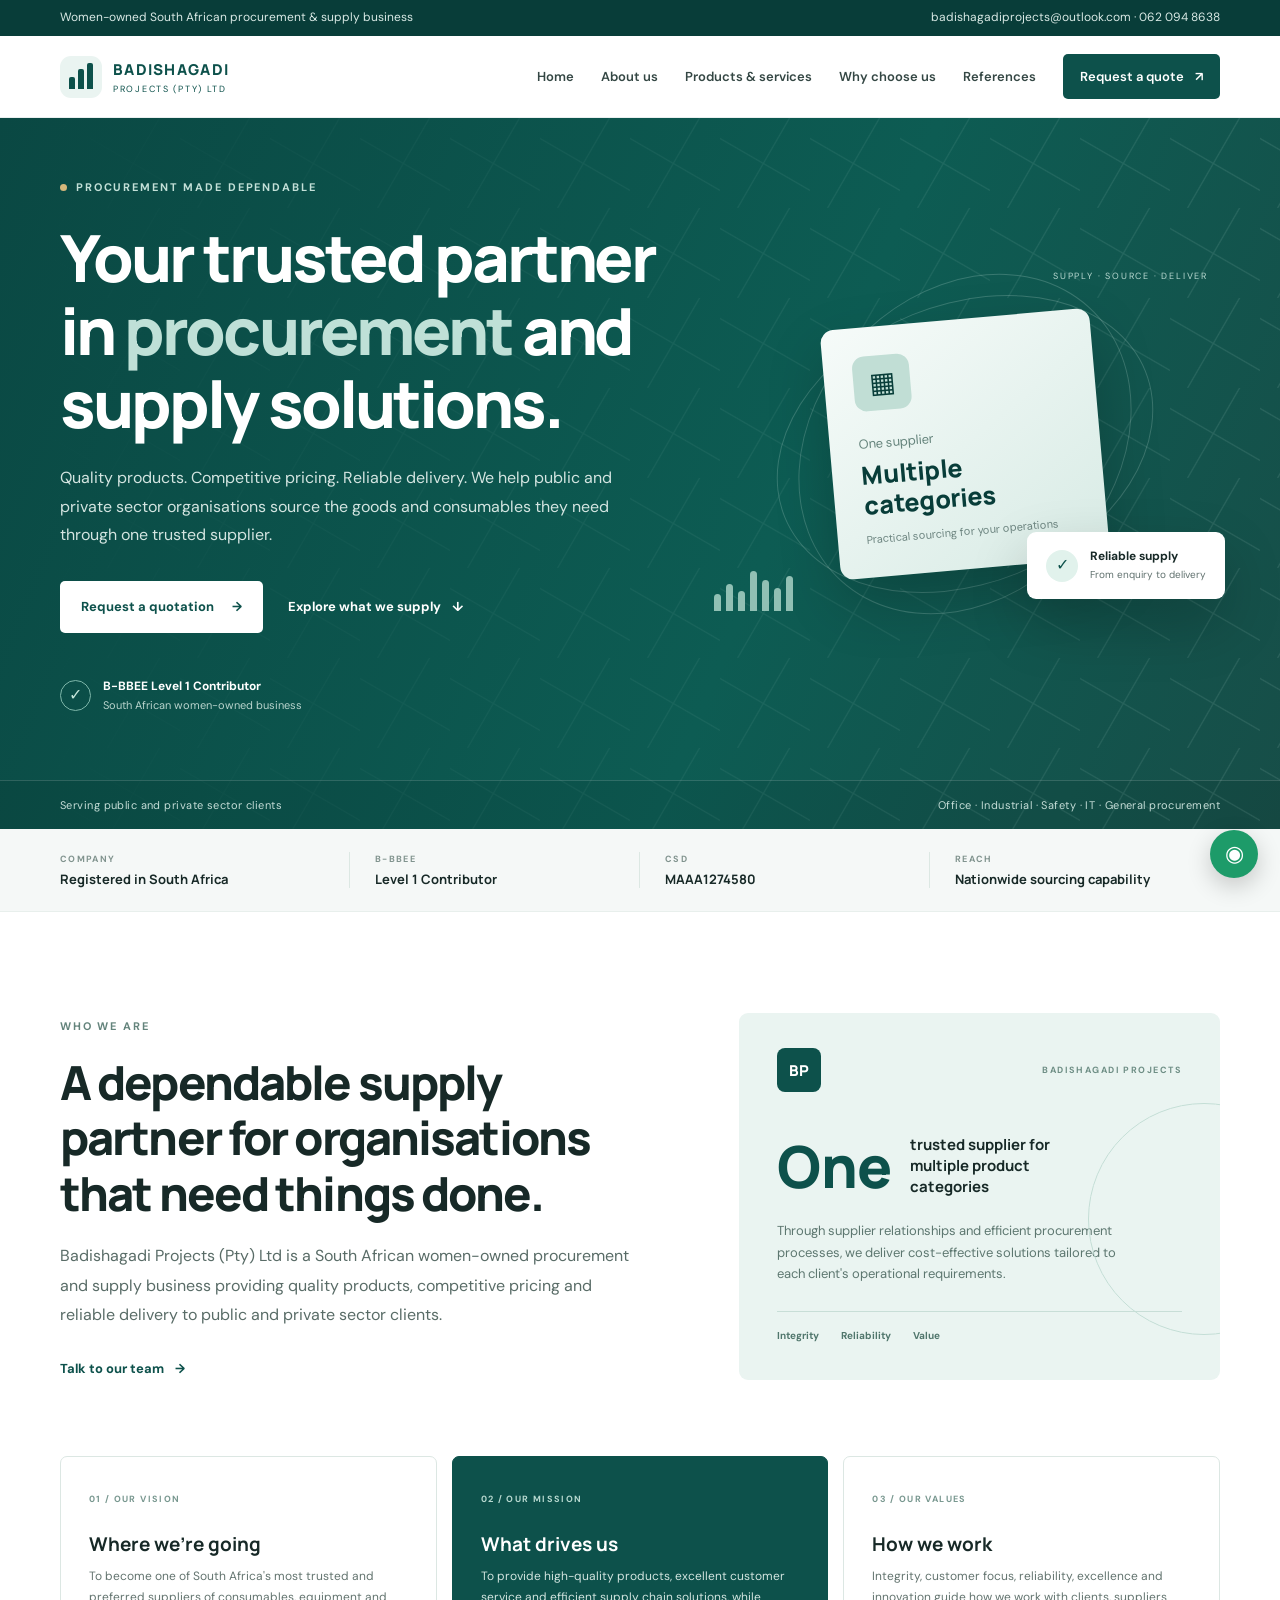
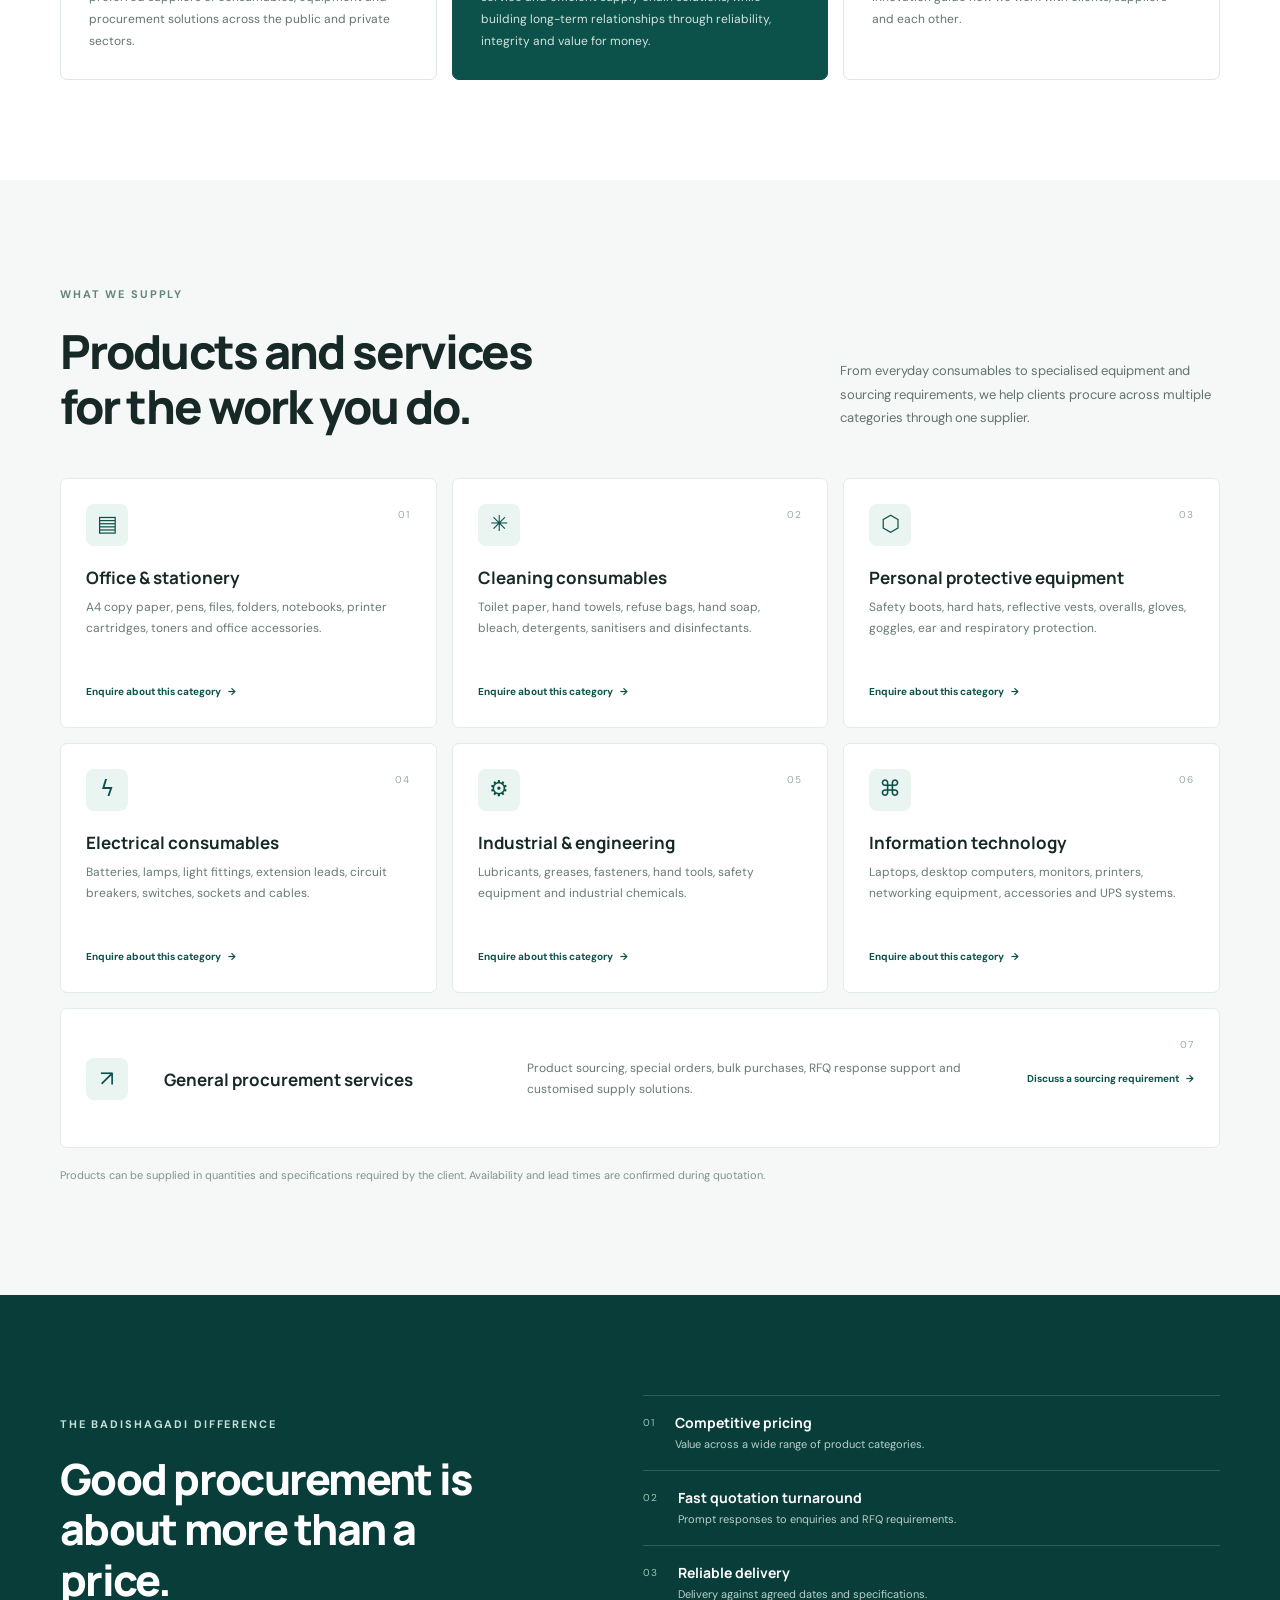
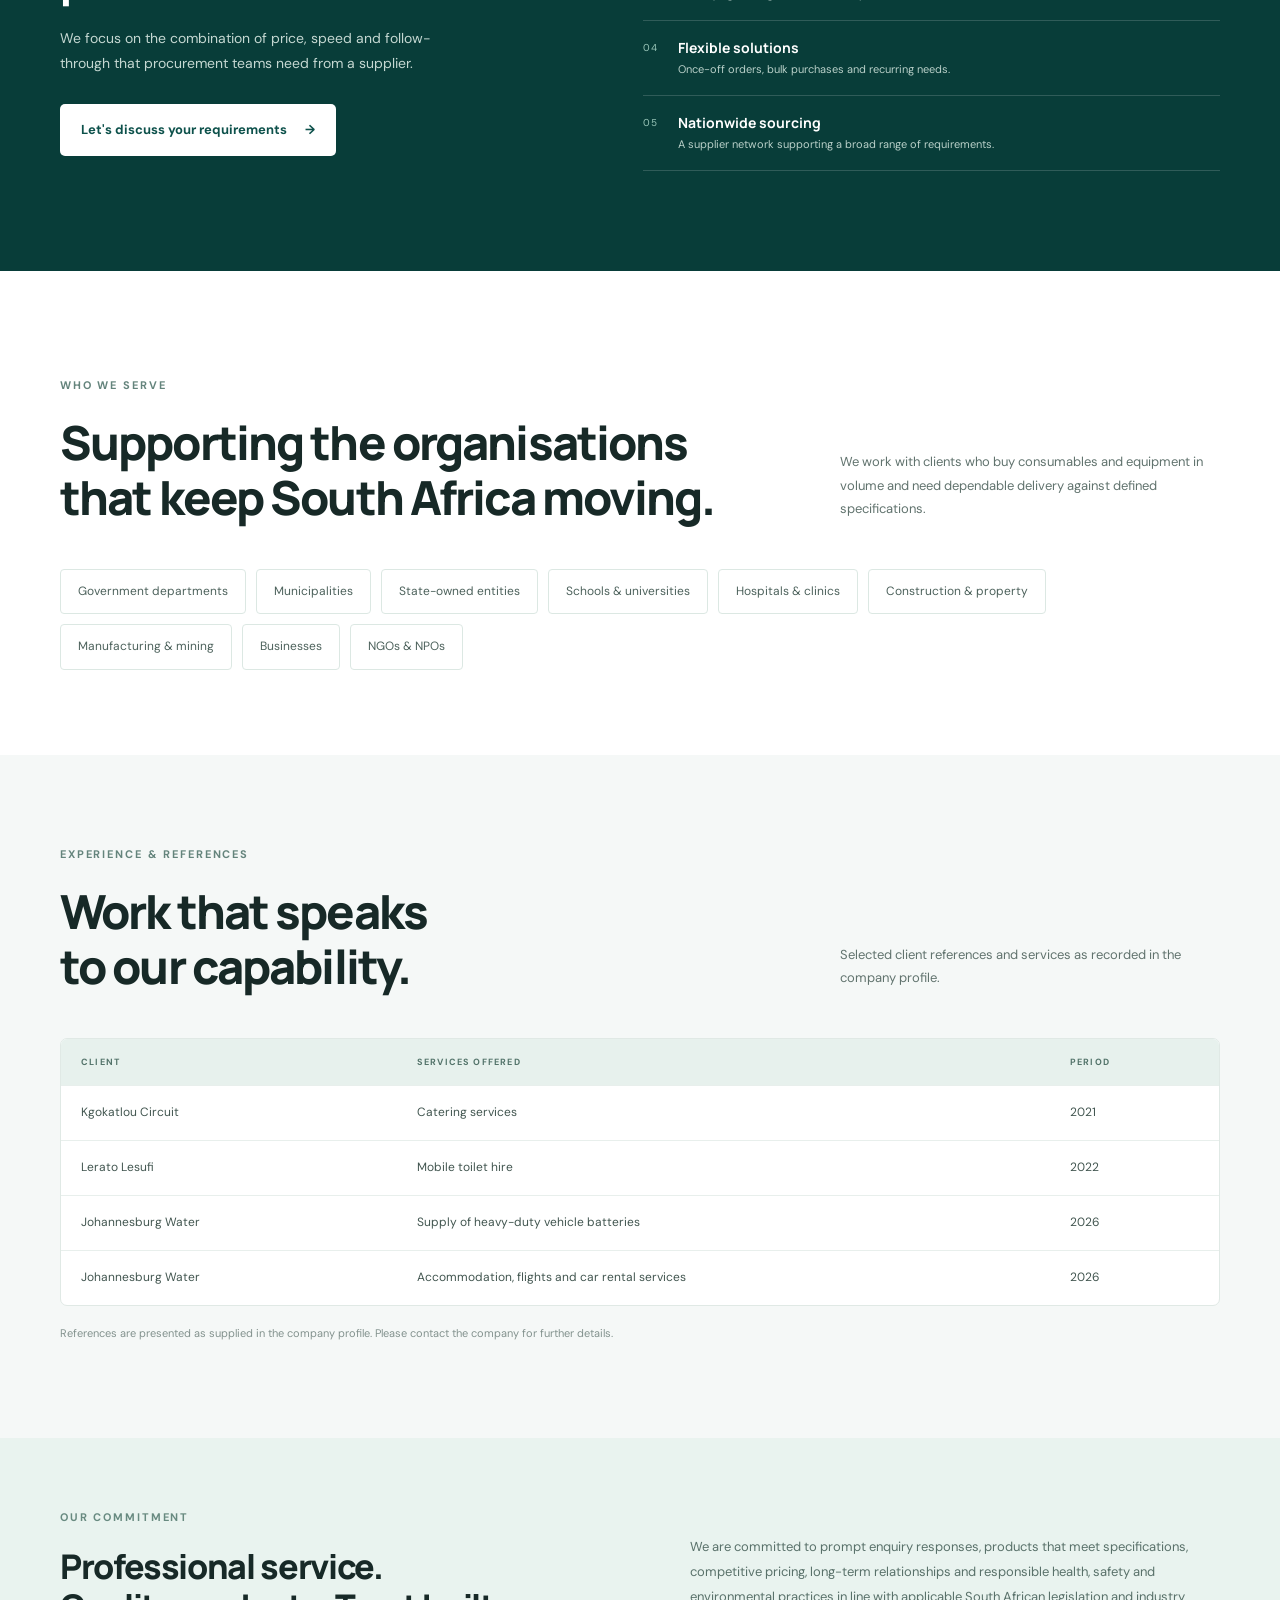
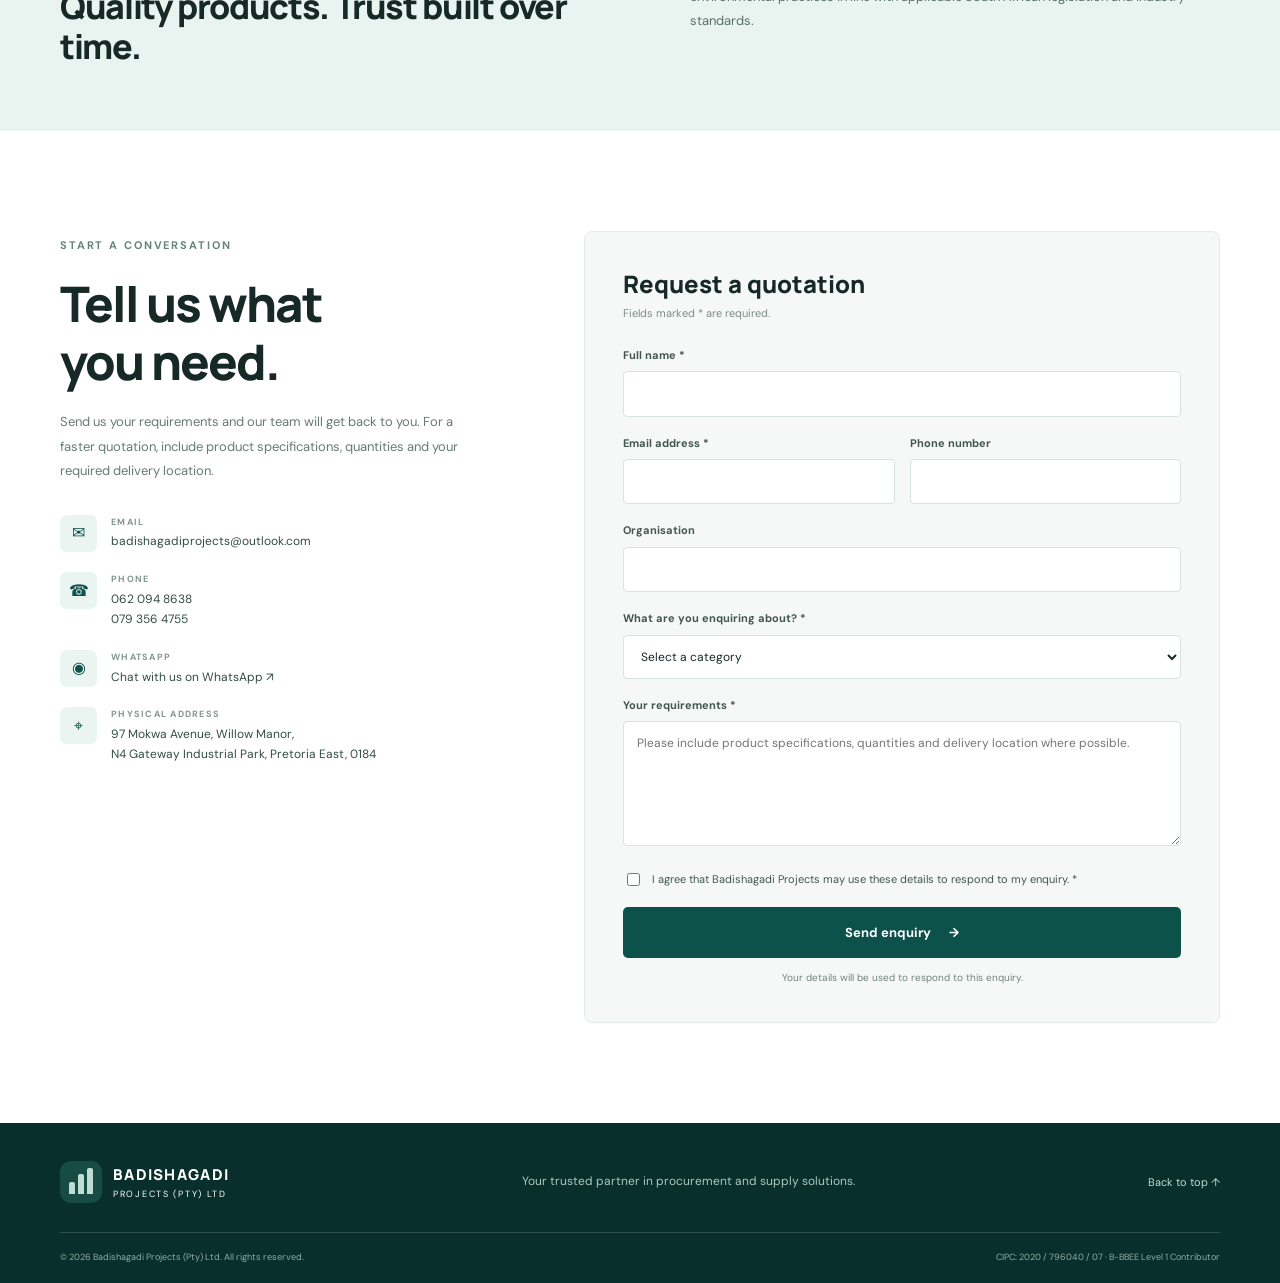
<file: index.html>
<!doctype html>
<html lang="en-ZA">
<head>
  <meta charset="utf-8">
  <meta name="viewport" content="width=device-width, initial-scale=1">
  <meta name="theme-color" content="#0d514b">
  <meta name="description" content="Badishagadi Projects (Pty) Ltd is a South African women-owned procurement and supply business providing quality products, competitive pricing and reliable delivery.">
  <meta property="og:title" content="Badishagadi Projects | Procurement & Supply">
  <meta property="og:description" content="Your trusted partner in procurement and supply solutions.">
  <meta property="og:type" content="website">
  <title>Badishagadi Projects | Procurement & Supply Solutions</title>
  <link rel="preconnect" href="https://fonts.googleapis.com">
  <link rel="preconnect" href="https://fonts.gstatic.com" crossorigin>
  <link href="https://fonts.googleapis.com/css2?family=DM+Sans:wght@400;500;600;700&family=Manrope:wght@400;500;600;700;800&display=swap" rel="stylesheet">
  <link rel="stylesheet" href="/styles.css">
  <script src="/script.js" defer></script>
</head>
<body>
  <a class="skip-link" href="#main">Skip to content</a>
  <div class="topbar">
    <div class="container topbar-inner">
      <span>Women-owned South African procurement & supply business</span>
      <span class="topbar-contact"><a href="mailto:badishagadiprojects@outlook.com">badishagadiprojects@outlook.com</a><span aria-hidden="true"> · </span><a href="tel:+27620948638">062 094 8638</a></span>
    </div>
  </div>
  <header class="site-header">
    <div class="container nav-wrap">
      <a class="brand" href="#home" aria-label="Badishagadi Projects home">
        <span class="brand-mark" aria-hidden="true"><span></span><span></span><span></span></span>
        <span class="brand-copy"><strong>BADISHAGADI</strong><small>PROJECTS (PTY) LTD</small></span>
      </a>
      <button class="menu-toggle" type="button" aria-label="Open navigation" aria-expanded="false" aria-controls="primary-nav"><span></span><span></span><span></span></button>
      <nav id="primary-nav" class="primary-nav" aria-label="Main navigation">
        <a href="#home">Home</a><a href="#about">About us</a><a href="#services">Products & services</a><a href="#why-us">Why choose us</a><a href="#references">References</a><a class="nav-cta" href="#contact">Request a quote <span aria-hidden="true">↗</span></a>
      </nav>
    </div>
  </header>

  <main id="main">
    <section class="hero" id="home">
      <div class="hero-pattern" aria-hidden="true"></div>
      <div class="container hero-grid">
        <div class="hero-copy">
          <div class="eyebrow"><span class="eyebrow-dot"></span> Procurement made dependable</div>
          <h1>Your trusted partner in <em>procurement</em> and supply solutions.</h1>
          <p class="hero-lead">Quality products. Competitive pricing. Reliable delivery. We help public and private sector organisations source the goods and consumables they need through one trusted supplier.</p>
          <div class="hero-actions"><a class="button button-light" href="#contact">Request a quotation <span aria-hidden="true">→</span></a><a class="text-link light-link" href="#services">Explore what we supply <span aria-hidden="true">↓</span></a></div>
          <div class="hero-proof"><span class="proof-icon">✓</span><span><strong>B-BBEE Level 1 Contributor</strong><small>South African women-owned business</small></span></div>
        </div>
        <div class="hero-visual" aria-label="Procurement and supply solutions">
          <div class="visual-orbit orbit-one"></div><div class="visual-orbit orbit-two"></div>
          <div class="visual-card card-main"><div class="visual-icon">▦</div><span>One supplier</span><strong>Multiple categories</strong><small>Practical sourcing for your operations</small></div>
          <div class="visual-card card-float"><span class="float-check">✓</span><span><strong>Reliable supply</strong><small>From enquiry to delivery</small></span></div>
          <div class="visual-tag">SUPPLY · SOURCE · DELIVER</div>
          <div class="visual-bars"><i></i><i></i><i></i><i></i><i></i><i></i><i></i></div>
        </div>
      </div>
      <div class="hero-bottom"><div class="container hero-bottom-inner"><span>Serving public and private sector clients</span><span>Office · Industrial · Safety · IT · General procurement</span></div></div>
    </section>

    <section class="trust-strip" aria-label="Company credentials">
      <div class="container trust-grid">
        <div><small>COMPANY</small><strong>Registered in South Africa</strong></div>
        <div><small>B-BBEE</small><strong>Level 1 Contributor</strong></div>
        <div><small>CSD</small><strong>MAAA1274580</strong></div>
        <div><small>REACH</small><strong>Nationwide sourcing capability</strong></div>
      </div>
    </section>

    <section class="section about-section" id="about">
      <div class="container two-col">
        <div class="section-intro"><span class="eyebrow dark-eyebrow">Who we are</span><h2>A dependable supply partner for organisations that need things done.</h2><p class="section-lead">Badishagadi Projects (Pty) Ltd is a South African women-owned procurement and supply business providing quality products, competitive pricing and reliable delivery to public and private sector clients.</p><a class="text-link" href="#contact">Talk to our team <span aria-hidden="true">→</span></a></div>
        <div class="about-panel"><div class="about-panel-top"><span class="panel-symbol">BP</span><span class="panel-label">BADISHAGADI PROJECTS</span></div><div class="about-stat"><strong>One</strong><span>trusted supplier for multiple product categories</span></div><p>Through supplier relationships and efficient procurement processes, we deliver cost-effective solutions tailored to each client's operational requirements.</p><div class="panel-line"></div><div class="panel-foot"><span>Integrity</span><span>Reliability</span><span>Value</span></div></div>
      </div>
      <div class="container purpose-grid">
        <article class="purpose-card"><span class="purpose-number">01 / OUR VISION</span><h3>Where we're going</h3><p>To become one of South Africa's most trusted and preferred suppliers of consumables, equipment and procurement solutions across the public and private sectors.</p></article>
        <article class="purpose-card purpose-featured"><span class="purpose-number">02 / OUR MISSION</span><h3>What drives us</h3><p>To provide high-quality products, excellent customer service and efficient supply chain solutions, while building long-term relationships through reliability, integrity and value for money.</p></article>
        <article class="purpose-card"><span class="purpose-number">03 / OUR VALUES</span><h3>How we work</h3><p>Integrity, customer focus, reliability, excellence and innovation guide how we work with clients, suppliers and each other.</p></article>
      </div>
    </section>

    <section class="section services-section" id="services">
      <div class="container">
        <div class="section-heading"><div><span class="eyebrow dark-eyebrow">What we supply</span><h2>Products and services<br>for the work you do.</h2></div><p>From everyday consumables to specialised equipment and sourcing requirements, we help clients procure across multiple categories through one supplier.</p></div>
        <div class="services-grid">
          <article class="service-card"><div class="service-icon">▤</div><span class="service-no">01</span><h3>Office & stationery</h3><p>A4 copy paper, pens, files, folders, notebooks, printer cartridges, toners and office accessories.</p><a href="#contact" data-service="Office and stationery supplies">Enquire about this category <span>→</span></a></article>
          <article class="service-card"><div class="service-icon">✳</div><span class="service-no">02</span><h3>Cleaning consumables</h3><p>Toilet paper, hand towels, refuse bags, hand soap, bleach, detergents, sanitisers and disinfectants.</p><a href="#contact" data-service="Cleaning consumables">Enquire about this category <span>→</span></a></article>
          <article class="service-card"><div class="service-icon">⬡</div><span class="service-no">03</span><h3>Personal protective equipment</h3><p>Safety boots, hard hats, reflective vests, overalls, gloves, goggles, ear and respiratory protection.</p><a href="#contact" data-service="Personal protective equipment">Enquire about this category <span>→</span></a></article>
          <article class="service-card"><div class="service-icon">ϟ</div><span class="service-no">04</span><h3>Electrical consumables</h3><p>Batteries, lamps, light fittings, extension leads, circuit breakers, switches, sockets and cables.</p><a href="#contact" data-service="Electrical consumables">Enquire about this category <span>→</span></a></article>
          <article class="service-card"><div class="service-icon">⚙</div><span class="service-no">05</span><h3>Industrial & engineering</h3><p>Lubricants, greases, fasteners, hand tools, safety equipment and industrial chemicals.</p><a href="#contact" data-service="Industrial and engineering consumables">Enquire about this category <span>→</span></a></article>
          <article class="service-card"><div class="service-icon">⌘</div><span class="service-no">06</span><h3>Information technology</h3><p>Laptops, desktop computers, monitors, printers, networking equipment, accessories and UPS systems.</p><a href="#contact" data-service="Information technology supplies">Enquire about this category <span>→</span></a></article>
          <article class="service-card service-card-wide"><div class="service-icon">↗</div><span class="service-no">07</span><h3>General procurement services</h3><p>Product sourcing, special orders, bulk purchases, RFQ response support and customised supply solutions.</p><a href="#contact" data-service="General procurement services">Discuss a sourcing requirement <span>→</span></a></article>
        </div>
        <p class="service-note">Products can be supplied in quantities and specifications required by the client. Availability and lead times are confirmed during quotation.</p>
      </div>
    </section>

    <section class="section why-section" id="why-us">
      <div class="container why-grid">
        <div><span class="eyebrow">The Badishagadi difference</span><h2>Good procurement is about more than a price.</h2><p>We focus on the combination of price, speed and follow-through that procurement teams need from a supplier.</p><a class="button button-light" href="#contact">Let's discuss your requirements <span>→</span></a></div>
        <div class="benefit-list">
          <div><span>01</span><p><strong>Competitive pricing</strong><small>Value across a wide range of product categories.</small></p></div>
          <div><span>02</span><p><strong>Fast quotation turnaround</strong><small>Prompt responses to enquiries and RFQ requirements.</small></p></div>
          <div><span>03</span><p><strong>Reliable delivery</strong><small>Delivery against agreed dates and specifications.</small></p></div>
          <div><span>04</span><p><strong>Flexible solutions</strong><small>Once-off orders, bulk purchases and recurring needs.</small></p></div>
          <div><span>05</span><p><strong>Nationwide sourcing</strong><small>A supplier network supporting a broad range of requirements.</small></p></div>
        </div>
      </div>
    </section>

    <section class="section markets-section">
      <div class="container"><div class="section-heading"><div><span class="eyebrow dark-eyebrow">Who we serve</span><h2>Supporting the organisations<br>that keep South Africa moving.</h2></div><p>We work with clients who buy consumables and equipment in volume and need dependable delivery against defined specifications.</p></div>
        <div class="market-tags"><span>Government departments</span><span>Municipalities</span><span>State-owned entities</span><span>Schools & universities</span><span>Hospitals & clinics</span><span>Construction & property</span><span>Manufacturing & mining</span><span>Businesses</span><span>NGOs & NPOs</span></div>
      </div>
    </section>

    <section class="section references-section" id="references">
      <div class="container"><div class="section-heading"><div><span class="eyebrow dark-eyebrow">Experience & references</span><h2>Work that speaks<br>to our capability.</h2></div><p>Selected client references and services as recorded in the company profile.</p></div>
        <div class="table-wrap"><table><thead><tr><th>Client</th><th>Services offered</th><th>Period</th></tr></thead><tbody><tr><td>Kgokatlou Circuit</td><td>Catering services</td><td>2021</td></tr><tr><td>Lerato Lesufi</td><td>Mobile toilet hire</td><td>2022</td></tr><tr><td>Johannesburg Water</td><td>Supply of heavy-duty vehicle batteries</td><td>2026</td></tr><tr><td>Johannesburg Water</td><td>Accommodation, flights and car rental services</td><td>2026</td></tr></tbody></table></div>
        <p class="reference-note">References are presented as supplied in the company profile. Please contact the company for further details.</p>
      </div>
    </section>

    <section class="commitment-band"><div class="container commitment-inner"><div><span class="eyebrow">Our commitment</span><h2>Professional service.<br>Quality products. Trust built over time.</h2></div><p>We are committed to prompt enquiry responses, products that meet specifications, competitive pricing, long-term relationships and responsible health, safety and environmental practices in line with applicable South African legislation and industry standards.</p></div></section>

    <section class="section contact-section" id="contact">
      <div class="container contact-grid">
        <div class="contact-copy"><span class="eyebrow dark-eyebrow">Start a conversation</span><h2>Tell us what<br>you need.</h2><p>Send us your requirements and our team will get back to you. For a faster quotation, include product specifications, quantities and your required delivery location.</p>
          <div class="contact-method"><span class="contact-icon">✉</span><div><small>EMAIL</small><a href="mailto:badishagadiprojects@outlook.com">badishagadiprojects@outlook.com</a></div></div>
          <div class="contact-method"><span class="contact-icon">☎</span><div><small>PHONE</small><a href="tel:+27620948638">062 094 8638</a><span class="secondary-number"><a href="tel:+27793564755">079 356 4755</a></span></div></div>
          <div class="contact-method"><span class="contact-icon">◉</span><div><small>WHATSAPP</small><a href="https://wa.me/27620948638" target="_blank" rel="noopener noreferrer">Chat with us on WhatsApp ↗</a></div></div>
          <div class="contact-method"><span class="contact-icon">⌖</span><div><small>PHYSICAL ADDRESS</small><span>97 Mokwa Avenue, Willow Manor,<br>N4 Gateway Industrial Park, Pretoria East, 0184</span></div></div>
        </div>
        <form class="contact-form" id="enquiry-form">
          <div class="form-heading"><h3>Request a quotation</h3><p>Fields marked * are required.</p></div>
          <label for="name">Full name *</label><input id="name" name="name" autocomplete="name" maxlength="100" required>
          <div class="form-row"><div><label for="email">Email address *</label><input id="email" name="email" type="email" autocomplete="email" maxlength="254" required></div><div><label for="phone">Phone number</label><input id="phone" name="phone" type="tel" autocomplete="tel" maxlength="30"></div></div>
          <label for="organisation">Organisation</label><input id="organisation" name="organisation" autocomplete="organization" maxlength="120">
          <label for="category">What are you enquiring about? *</label><select id="category" name="category" required><option value="">Select a category</option><option>Office and stationery supplies</option><option>Cleaning consumables</option><option>Personal protective equipment</option><option>Electrical consumables</option><option>Industrial and engineering consumables</option><option>Information technology supplies</option><option>General procurement services</option><option>Other / multiple categories</option></select>
          <label for="message">Your requirements *</label><textarea id="message" name="message" rows="5" maxlength="3000" placeholder="Please include product specifications, quantities and delivery location where possible." required></textarea>
          <div class="hp-field" aria-hidden="true"><label for="website">Leave this field empty</label><input id="website" name="website" tabindex="-1" autocomplete="off"></div>
          <label class="consent"><input type="checkbox" name="consent" value="yes" required><span>I agree that Badishagadi Projects may use these details to respond to my enquiry. *</span></label>
          <button class="button button-primary submit-button" type="submit">Send enquiry <span aria-hidden="true">→</span></button>
          <p class="form-status" id="form-status" role="status" aria-live="polite">Your details will be used to respond to this enquiry.</p>
        </form>
      </div>
    </section>
  </main>

  <footer class="site-footer"><div class="container footer-main"><a class="brand footer-brand" href="#home"><span class="brand-mark" aria-hidden="true"><span></span><span></span><span></span></span><span class="brand-copy"><strong>BADISHAGADI</strong><small>PROJECTS (PTY) LTD</small></span></a><p>Your trusted partner in procurement and supply solutions.</p><a href="#home" class="back-top">Back to top ↑</a></div><div class="container footer-bottom"><span>© <span id="year"></span> Badishagadi Projects (Pty) Ltd. All rights reserved.</span><span>CIPC: 2020 / 796040 / 07 · B-BBEE Level 1 Contributor</span></div></footer>
  <a class="floating-whatsapp" href="https://wa.me/27620948638" target="_blank" rel="noopener noreferrer" aria-label="Chat to Badishagadi Projects on WhatsApp">◉</a>
</body>
</html>
</file>
<file: styles.css>
:root{--green:#0d514b;--green-dark:#083d39;--mint:#b9d9d1;--mint-light:#eaf4f1;--ink:#172927;--muted:#60716e;--paper:#fff;--line:#dce7e3;--gold:#d5b77b;--shadow:0 22px 60px rgba(10,55,50,.12)}
*{box-sizing:border-box}html{scroll-behavior:smooth;scroll-padding-top:90px}body{margin:0;color:var(--ink);font-family:"DM Sans",Arial,sans-serif;line-height:1.65;background:#fff}a{color:inherit}button,input,select,textarea{font:inherit}.container{width:min(1160px,calc(100% - 48px));margin-inline:auto}.skip-link{position:absolute;left:-9999px;top:8px;background:#fff;padding:10px;z-index:100}.skip-link:focus{left:8px}.topbar{background:var(--green-dark);color:#d9e9e5;font-size:12px}.topbar-inner{min-height:36px;display:flex;align-items:center;justify-content:space-between;gap:16px}.topbar a{text-decoration:none}.topbar a:hover{text-decoration:underline}.site-header{height:82px;background:#fff;position:sticky;top:0;z-index:50;border-bottom:1px solid rgba(13,81,75,.09)}.nav-wrap{height:100%;display:flex;align-items:center;justify-content:space-between}.brand{display:inline-flex;align-items:center;gap:11px;text-decoration:none;color:var(--green)}.brand-mark{height:42px;width:42px;border-radius:11px;background:var(--mint-light);display:flex;align-items:end;justify-content:center;gap:3px;padding:9px}.brand-mark span{display:block;width:6px;border-radius:2px 2px 0 0;background:var(--green)}.brand-mark span:nth-child(1){height:12px}.brand-mark span:nth-child(2){height:20px}.brand-mark span:nth-child(3){height:26px}.brand-copy{display:grid;line-height:1.1;letter-spacing:.08em}.brand-copy strong{font:800 15px "Manrope",sans-serif}.brand-copy small{font-size:9px;letter-spacing:.19em;margin-top:5px}.primary-nav{display:flex;align-items:center;gap:27px;font-size:13px;font-weight:600}.primary-nav>a{text-decoration:none;color:#344744}.primary-nav>a:hover{color:var(--green)}.primary-nav .nav-cta{background:var(--green);color:white;padding:12px 17px;border-radius:5px}.nav-cta span{margin-left:8px}.menu-toggle{display:none;background:none;border:0;padding:8px}.menu-toggle span{display:block;width:23px;height:2px;background:var(--green);margin:5px}
.hero{position:relative;overflow:hidden;background:linear-gradient(112deg,#0a4843 0%,#0d5c53 60%,#174e48 100%);color:#fff}.hero-pattern{position:absolute;inset:0;opacity:.14;background-image:linear-gradient(30deg,transparent 48%,#b6d9d0 49%,transparent 50%),linear-gradient(120deg,transparent 48%,#b6d9d0 49%,transparent 50%);background-size:90px 90px;mask-image:linear-gradient(90deg,transparent,black)}.hero-grid{position:relative;display:grid;grid-template-columns:1.08fr .92fr;align-items:center;gap:50px;min-height:555px;padding-top:55px;padding-bottom:65px}.eyebrow{display:inline-flex;align-items:center;gap:9px;color:#c3e0d8;font-size:11px;font-weight:700;letter-spacing:.17em;text-transform:uppercase}.eyebrow-dot{width:7px;height:7px;background:var(--gold);border-radius:50%}.hero h1{font:800 clamp(42px,5.1vw,65px)/1.12 "Manrope",sans-serif;letter-spacing:-.045em;max-width:670px;margin:23px 0}.hero h1 em{font-style:normal;color:#bfe0d7}.hero-lead{color:#d4e5e1;font-size:16px;line-height:1.8;max-width:590px}.hero-actions{display:flex;align-items:center;gap:25px;margin-top:31px}.button{display:inline-flex;align-items:center;justify-content:center;gap:18px;border:0;border-radius:5px;padding:15px 21px;text-decoration:none;font-weight:700;font-size:13px;cursor:pointer;transition:transform .2s,background .2s}.button:hover{transform:translateY(-2px)}.button-light{background:#fff;color:var(--green)}.text-link{font-weight:700;color:var(--green);text-decoration:none;font-size:13px}.text-link span{margin-left:8px}.light-link{color:#fff}.hero-proof{display:flex;align-items:center;gap:12px;margin-top:44px}.proof-icon{height:31px;width:31px;border:1px solid #7db6a9;border-radius:50%;display:grid;place-items:center;color:#c6e7dc}.hero-proof span:last-child{display:grid}.hero-proof strong{font-size:12px}.hero-proof small{font-size:11px;color:#b9d4cd}.hero-visual{height:390px;position:relative;display:grid;place-items:center}.visual-orbit{position:absolute;border:1px solid rgba(194,226,216,.23);border-radius:50%;transform:rotate(-22deg)}.orbit-one{width:390px;height:280px}.orbit-two{width:300px;height:370px;transform:rotate(42deg)}.visual-card{position:absolute;box-shadow:0 25px 60px rgba(0,0,0,.2)}.card-main{width:270px;height:250px;background:linear-gradient(145deg,#f6fbf9,#d8ebe5);color:var(--green-dark);border-radius:13px;padding:29px;display:flex;flex-direction:column;justify-content:center;transform:rotate(-5deg)}.visual-icon{width:57px;height:57px;background:#c1ded5;border-radius:12px;display:grid;place-items:center;font-size:28px;margin-bottom:22px}.card-main>span{font-size:13px;color:#65847c}.card-main strong{font:800 25px/1.2 "Manrope",sans-serif;margin-top:5px}.card-main small{font-size:11px;color:#6d8580;margin-top:10px}.card-float{right:-5px;bottom:40px;display:flex;align-items:center;gap:12px;background:#fff;color:var(--ink);border-radius:9px;padding:15px 19px}.float-check{height:32px;width:32px;background:#e1f2ec;color:var(--green);display:grid;place-items:center;border-radius:50%}.card-float span:last-child{display:grid}.card-float strong{font-size:12px}.card-float small{font-size:10px;color:var(--muted)}.visual-tag{position:absolute;top:20px;right:12px;font-size:9px;letter-spacing:.2em;color:#b9d9d1}.visual-bars{position:absolute;left:5px;bottom:28px;display:flex;gap:5px;align-items:end;height:45px}.visual-bars i{width:7px;background:#91c0b4;border-radius:4px 4px 0 0}.visual-bars i:nth-child(1){height:17px}.visual-bars i:nth-child(2){height:27px}.visual-bars i:nth-child(3){height:20px}.visual-bars i:nth-child(4){height:40px}.visual-bars i:nth-child(5){height:31px}.visual-bars i:nth-child(6){height:23px}.visual-bars i:nth-child(7){height:35px}.hero-bottom{border-top:1px solid rgba(255,255,255,.15);background:rgba(0,0,0,.08)}.hero-bottom-inner{display:flex;justify-content:space-between;padding:15px 0;color:#c5ddd7;font-size:11px;letter-spacing:.04em}.trust-strip{background:#f5f8f7;border-bottom:1px solid #e8efec}.trust-grid{display:grid;grid-template-columns:repeat(4,1fr);padding:23px 0}.trust-grid>div{padding:0 25px;border-right:1px solid #dce8e3;display:grid;gap:3px}.trust-grid>div:first-child{padding-left:0}.trust-grid>div:last-child{border:0}.trust-grid small{font-size:9px;color:#80938e;letter-spacing:.15em;font-weight:700}.trust-grid strong{font:700 13px "Manrope",sans-serif}
.section{padding:100px 0}.two-col{display:grid;grid-template-columns:1fr .83fr;gap:100px;align-items:center}.dark-eyebrow{color:#64847c}.section h2,.why-section h2,.commitment-band h2{font:800 clamp(32px,4vw,47px)/1.18 "Manrope",sans-serif;letter-spacing:-.04em;margin:17px 0 20px}.section-lead{font-size:16px;color:#596c67;line-height:1.85;margin-bottom:25px}.about-panel{background:var(--mint-light);border-radius:9px;padding:35px 38px;position:relative;overflow:hidden}.about-panel:after{content:"";position:absolute;width:230px;height:230px;border:1px solid #c4ded6;border-radius:50%;right:-100px;top:90px}.about-panel-top{display:flex;align-items:center;justify-content:space-between}.panel-symbol{width:44px;height:44px;border-radius:8px;background:var(--green);color:#fff;display:grid;place-items:center;font:800 15px "Manrope"}.panel-label{font-size:9px;letter-spacing:.16em;color:#6e8e85;font-weight:700}.about-stat{display:flex;align-items:center;gap:18px;margin:34px 0 15px}.about-stat strong{font:800 58px "Manrope";color:var(--green)}.about-stat span{font:700 15px/1.4 "Manrope";max-width:180px}.about-panel>p{font-size:13px;color:#5d7770;max-width:350px}.panel-line{height:1px;background:#c8ded7;margin:27px 0 16px}.panel-foot{display:flex;gap:22px;color:#50766c;font-size:10px;font-weight:700}.purpose-grid{display:grid;grid-template-columns:repeat(3,1fr);gap:15px;margin-top:75px}.purpose-card{border:1px solid var(--line);border-radius:7px;padding:27px 28px;min-height:215px}.purpose-featured{background:var(--green);color:#fff;border-color:var(--green)}.purpose-number{font-size:9px;font-weight:700;letter-spacing:.15em;color:#78978f}.purpose-featured .purpose-number{color:#b8d9d0}.purpose-card h3{font:700 19px "Manrope";margin:20px 0 9px}.purpose-card p{font-size:12px;line-height:1.8;color:#63746f;margin:0}.purpose-featured p{color:#d2e4df}
.services-section{background:#f5f8f7}.section-heading{display:flex;align-items:end;justify-content:space-between;gap:50px;margin-bottom:43px}.section-heading h2{margin-bottom:0}.section-heading>p{max-width:380px;color:#61736e;font-size:13px;line-height:1.8;margin:0 0 5px}.services-grid{display:grid;grid-template-columns:repeat(3,1fr);gap:15px}.service-card{background:#fff;border:1px solid #e4ece8;border-radius:7px;padding:25px 25px 22px;min-height:250px;position:relative;transition:transform .2s,box-shadow .2s}.service-card:hover{transform:translateY(-4px);box-shadow:var(--shadow)}.service-icon{height:42px;width:42px;border-radius:8px;background:var(--mint-light);color:var(--green);display:grid;place-items:center;font-size:22px}.service-no{position:absolute;right:25px;top:28px;font-size:10px;color:#9aaca6;letter-spacing:.12em}.service-card h3{font:700 17px "Manrope";margin:20px 0 8px}.service-card p{font-size:12px;line-height:1.75;color:#687a75;min-height:63px;margin:0 0 17px}.service-card>a{font-size:10px;font-weight:700;text-decoration:none;color:var(--green)}.service-card>a span{margin-left:5px}.service-card-wide{grid-column:span 3;min-height:140px;display:grid;grid-template-columns:60px 1fr 1.4fr auto;align-items:center;gap:18px}.service-card-wide h3{margin:0}.service-card-wide p{min-height:0;margin:0}.service-card-wide>a{white-space:nowrap}.service-note,.reference-note{font-size:11px;color:#83928e;margin-top:18px}
.why-section{background:var(--green-dark);color:#fff}.why-grid{display:grid;grid-template-columns:.9fr 1.1fr;gap:110px;align-items:center}.why-section h2{font-size:43px}.why-section>div>div:first-child>p{color:#c5d8d2;font-size:14px;line-height:1.8;max-width:390px;margin-bottom:28px}.benefit-list>div{display:flex;gap:20px;padding:17px 0;border-bottom:1px solid rgba(255,255,255,.16)}.benefit-list>div:first-child{border-top:1px solid rgba(255,255,255,.16)}.benefit-list>div>span{font-size:10px;color:#9bc7ba;letter-spacing:.1em;padding-top:2px}.benefit-list p{display:grid;margin:0;gap:3px}.benefit-list strong{font:700 14px "Manrope"}.benefit-list small{font-size:11px;color:#b9d0c9}
.markets-section{padding-bottom:85px}.market-tags{display:flex;flex-wrap:wrap;gap:10px}.market-tags span{border:1px solid #dce8e3;border-radius:4px;padding:12px 17px;font-size:12px;color:#4d625c;background:#fff}.references-section{background:#f5f8f7;padding-top:85px;padding-bottom:85px}.table-wrap{overflow-x:auto;background:#fff;border:1px solid #e0e9e5;border-radius:7px}table{width:100%;border-collapse:collapse;text-align:left;min-width:600px}th{background:#e7f1ed;color:#53736a;text-transform:uppercase;font-size:9px;letter-spacing:.13em;padding:16px 20px}td{padding:17px 20px;border-top:1px solid #e8efec;font-size:12px;color:#425650}td:last-child{white-space:nowrap}.commitment-band{background:#e9f3ef;padding:65px 0}.commitment-inner{display:grid;grid-template-columns:1fr 1fr;gap:100px;align-items:center}.commitment-band .eyebrow{color:#688a80}.commitment-band h2{font-size:34px;margin-bottom:0}.commitment-inner>p{color:#59716a;font-size:13px;line-height:1.9;margin:0}
.contact-section{background:#fff}.contact-grid{display:grid;grid-template-columns:.8fr 1.2fr;gap:100px;align-items:start}.contact-copy h2{font-size:49px}.contact-copy>p{font-size:13px;color:#687a75;line-height:1.85;margin-bottom:32px}.contact-method{display:flex;align-items:flex-start;gap:14px;margin:20px 0}.contact-icon{width:37px;height:37px;flex:none;border-radius:7px;background:var(--mint-light);color:var(--green);display:grid;place-items:center}.contact-method>div{display:grid;gap:3px}.contact-method small{font-size:9px;letter-spacing:.14em;color:#84958f;font-weight:700}.contact-method a,.contact-method>div>span{font-size:12px;text-decoration:none;color:#344c46}.contact-method a:hover{text-decoration:underline}.secondary-number{margin-top:-3px}.contact-form{background:#f5f8f7;border:1px solid #e4ece8;border-radius:8px;padding:35px 38px}.form-heading{margin-bottom:23px}.form-heading h3{font:800 24px "Manrope";margin:0 0 4px}.form-heading p{font-size:11px;color:#7c8d87;margin:0}.contact-form label{display:block;font-size:11px;font-weight:700;color:#425650;margin-bottom:7px}.contact-form input:not([type=checkbox]),.contact-form select,.contact-form textarea{width:100%;border:1px solid #d8e3de;border-radius:4px;background:#fff;padding:12px 13px;font-size:12px;color:var(--ink);outline:none;margin-bottom:17px}.contact-form input:focus,.contact-form select:focus,.contact-form textarea:focus{border-color:#43877a;box-shadow:0 0 0 3px rgba(67,135,122,.12)}.contact-form textarea{resize:vertical;min-height:110px}.form-row{display:grid;grid-template-columns:1fr 1fr;gap:15px}.form-row>div{min-width:0}.consent{display:flex!important;align-items:flex-start;gap:9px;font-weight:400!important;line-height:1.5;margin:0 0 18px!important}.consent input{margin-top:2px;accent-color:var(--green)}.button-primary{background:var(--green);color:#fff}.button-primary:hover{background:var(--green-dark)}.submit-button{width:100%}.form-status{font-size:10px;color:#71837d;text-align:center;margin:12px 0 0}.form-status.error{color:#a12d2d}.form-status.success{color:#176b4b}.hp-field{position:absolute!important;left:-10000px!important;width:1px!important;height:1px!important;overflow:hidden!important}
.site-footer{background:#082f2c;color:#d7e5e0;padding:37px 0 18px}.footer-main{display:flex;align-items:center;justify-content:space-between;padding-bottom:28px}.footer-brand{color:#fff}.footer-brand .brand-mark{background:#174c45}.footer-brand .brand-mark span{background:#c0ddd4}.footer-main>p{font-size:12px;color:#adc7be}.back-top{font-size:11px;text-decoration:none;color:#c2ddd4}.footer-bottom{border-top:1px solid rgba(255,255,255,.15);padding-top:17px;display:flex;justify-content:space-between;gap:15px;color:#91afa6;font-size:9px}.floating-whatsapp{position:fixed;right:22px;bottom:22px;z-index:40;width:48px;height:48px;border-radius:50%;background:#1d9b69;color:white;display:grid;place-items:center;text-decoration:none;font-size:22px;box-shadow:0 8px 25px rgba(0,0,0,.2)}
@media(max-width:900px){.primary-nav{gap:14px;font-size:11px}.hero-grid{gap:15px}.hero h1{font-size:51px}.two-col,.why-grid,.contact-grid{gap:50px}.section{padding:80px 0}.service-card{padding:21px}.service-card-wide{grid-template-columns:50px 1fr 1.2fr}.service-card-wide>a{grid-column:2/-1}.why-section h2{font-size:37px}}
@media(max-width:700px){.container{width:min(100% - 36px,560px)}.topbar-inner{justify-content:center;min-height:34px}.topbar-inner>span:first-child{display:none}.topbar-contact{font-size:10px}.site-header{height:70px}.menu-toggle{display:block}.primary-nav{display:none;position:absolute;left:0;right:0;top:70px;background:#fff;padding:18px 22px 23px;border-bottom:1px solid var(--line);box-shadow:0 15px 25px rgba(0,0,0,.08);align-items:stretch;gap:0}.primary-nav.open{display:flex;flex-direction:column}.primary-nav>a{padding:12px 4px;font-size:13px}.primary-nav .nav-cta{margin-top:8px;text-align:center}.hero-grid{grid-template-columns:1fr;padding-top:65px;padding-bottom:40px}.hero h1{font-size:45px}.hero-lead{font-size:14px}.hero-actions{gap:17px;flex-wrap:wrap}.hero-visual{height:310px;margin-top:0}.card-main{width:235px;height:215px}.card-float{right:0;bottom:20px}.orbit-one{width:300px;height:230px}.orbit-two{height:300px;width:260px}.visual-tag{right:0}.hero-bottom-inner{gap:8px;flex-direction:column}.trust-grid{grid-template-columns:1fr 1fr;gap:18px}.trust-grid>div{padding:0 12px;border:0}.trust-grid>div:first-child{padding-left:12px}.section{padding:68px 0}.two-col,.why-grid,.contact-grid,.commitment-inner{grid-template-columns:1fr;gap:35px}.section h2,.why-section h2{font-size:36px}.about-panel{padding:28px}.purpose-grid{grid-template-columns:1fr;margin-top:45px}.purpose-card{min-height:0}.section-heading{display:block}.section-heading>p{margin-top:20px}.services-grid{grid-template-columns:1fr}.service-card{min-height:0}.service-card p{min-height:0}.service-card-wide{grid-column:auto;display:block}.service-card-wide h3{margin:18px 0 8px}.service-card-wide p{margin-bottom:17px}.why-grid{gap:35px}.markets-section{padding-bottom:65px}.market-tags{gap:8px}.market-tags span{padding:10px 12px;font-size:11px}.commitment-band{padding:55px 0}.commitment-band h2{font-size:30px}.contact-form{padding:26px 20px}.form-row{grid-template-columns:1fr;gap:0}.footer-main{align-items:flex-start;flex-direction:column;gap:17px}.footer-main>p{margin:0}.footer-bottom{flex-direction:column;gap:8px}.floating-whatsapp{right:14px;bottom:14px}}
@media(prefers-reduced-motion:reduce){html{scroll-behavior:auto}*,*::before,*::after{transition:none!important;animation:none!important}}
</file>
